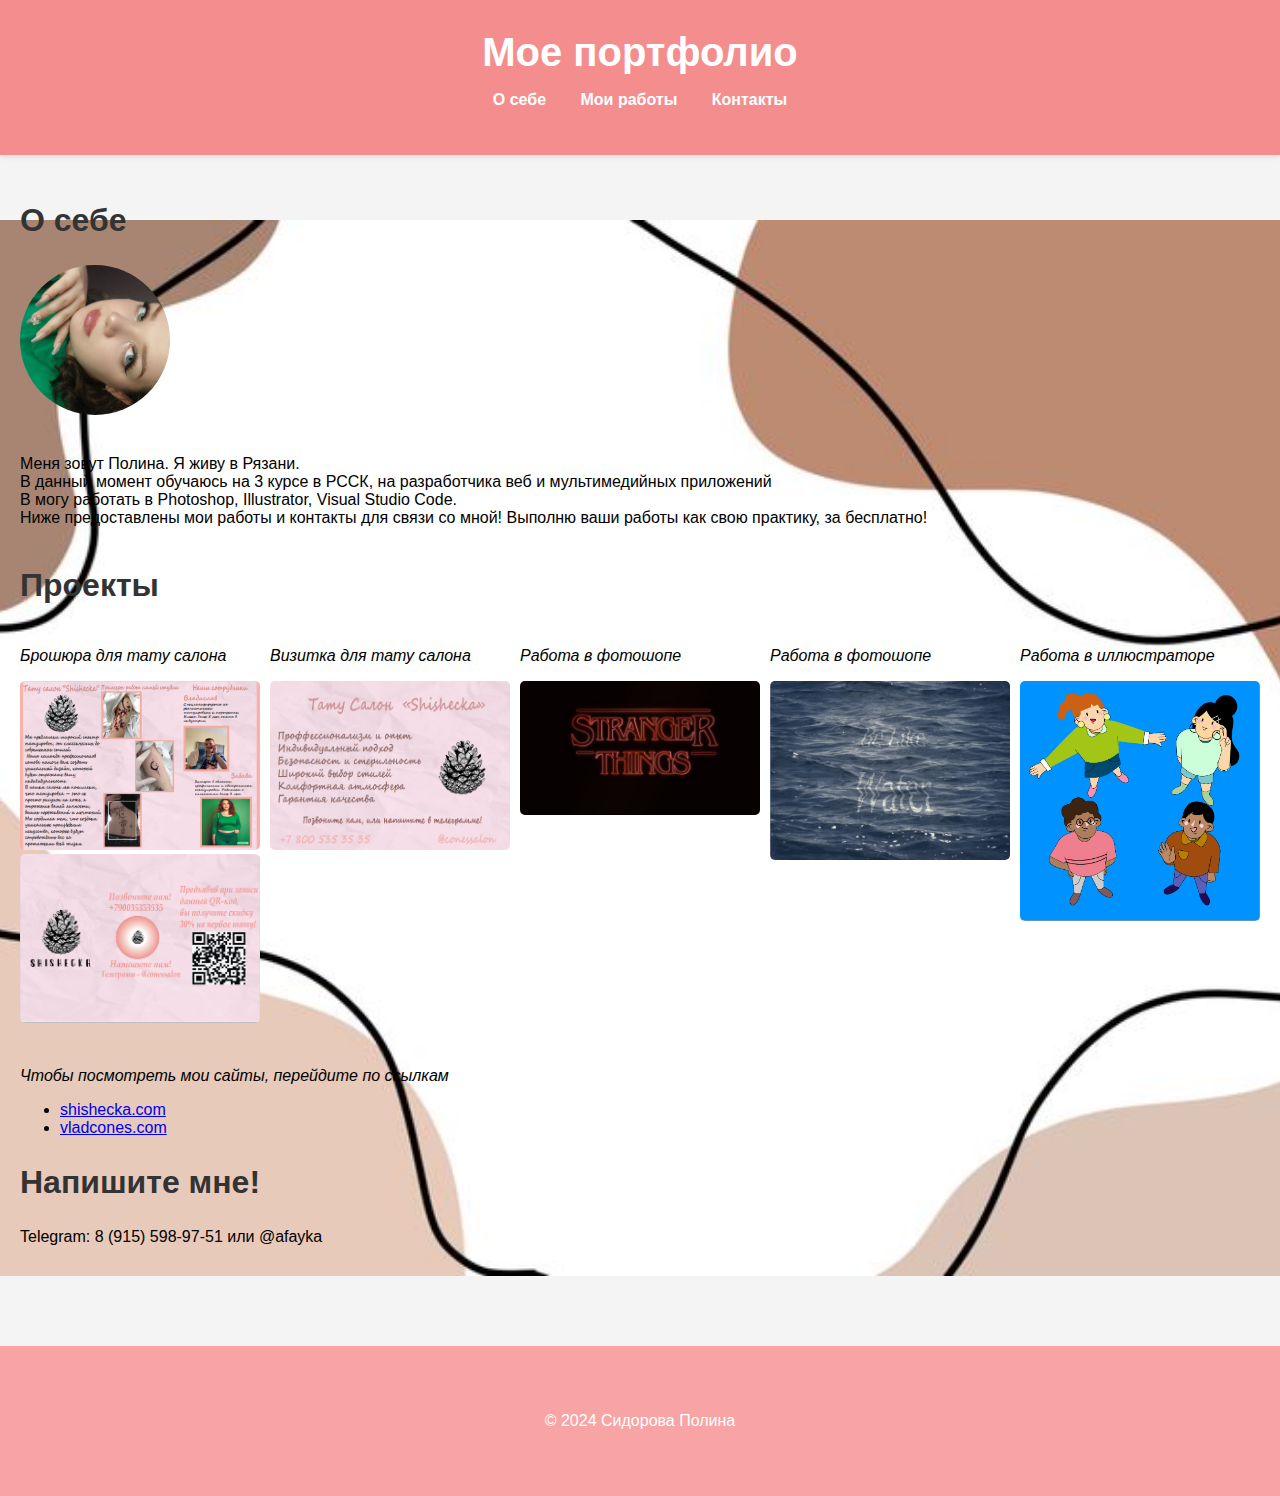
<file: portfolio/index.html>
<!DOCTYPE html>
<html lang="ru">
    <head>
        <meta charset="UTF-8">
        <meta name="viewport" content="width=device-width, initial-scale=1.0">
        <title>𝓟𝓸𝓻𝓽𝓯𝓸𝓵𝓲𝓸</title>
        <link rel="stylesheet" href="index.css">
    </head>
    <style>
        body {
            background-image: url('Фон.jpg'); 
            background-size: 110%; 
            background-position: center; 
            background-repeat: no-repeat; 
        }
    </style>
    <body>
        <header>
            <h1>Мое портфолио</h1>
            <nav>
                <ul>
                    <li><a href="#about"> О себе</a></li>
                    <li><a href="#projects"> Мои работы</a></li>
                    <li><a href="#contacts"> Контакты</a></li>
                </ul>
            </nav>
        </header>
        <main>
            <section id="about">
                <h2>О себе</h2>
                <img src="я.jpg" alt="about">
                <p>Меня зовут Полина. Я живу в Рязани.<br>
                   В данный момент обучаюсь на 3 курсе в РССК,
                   на разработчика веб и мультимедийных приложений<br>
                  В могу работать в Photoshop, Illustrator, Visual Studio Codе.<br>
                   Ниже предоставлены мои работы и контакты для связи со мной!
                   Выполню ваши работы как свою практику, за бесплатно! <br>
                   
                </p>
            </section>
            <section id="projects">
                <h2>Проекты</h2>
                <div class="gallery">
                    <div class="gallery">
                        <div class="gallery2">
                          <i><p>Брошюра для тату салона</p></i> 
                            <img src="брошюра 1.png">
                            <img src="брошюра 2.png"> 
                        </div>
                        <div class="gallery3">
                          <i> <p>Визитка для тату салона</p></i> 
                            <img src="визитка.png"> 
                        </div>
                        <div class="gallery4">
                         <i><p>Работа в фотошопе</p></i> 
                            <img src="странные дела.png">
                        </div>
                        <div class="gallery5">
                         <i> <p>Работа в фотошопе</p></i>  
                            <img src="вода.png">
                        </div>
                        <div class="gallery7">
                          <i><p>Работа в иллюстраторе</p></i>  
                            <img src="дети.png">
                        </div>
                </div> 
            </section>
          
                       <div class="text">
              <i><p>Чтобы посмотреть мои сайты, перейдите по ссылкам</p></i>  
                <ul>
                    <li><a href="шишечка сайт/index.html" target="_blank">shishecka.com</a></li>
                    <li><a href="Галерея/index.html" target="_blank">vladcones.com</a></li>
                   
                </ul>
                </div>
                </section>
            <section id="contacts">
                <h2>Напишите мне! </h2>
                <p>Telegram: 8 (915) 598-97-51 или @afayka<br>
               
            </section>
        </main>
        <section id="contacts"></section>
        <footer>
            <p>&copy; 2024 Сидорова Полина</p>
        </footer>
    </body>
</html>
</file>
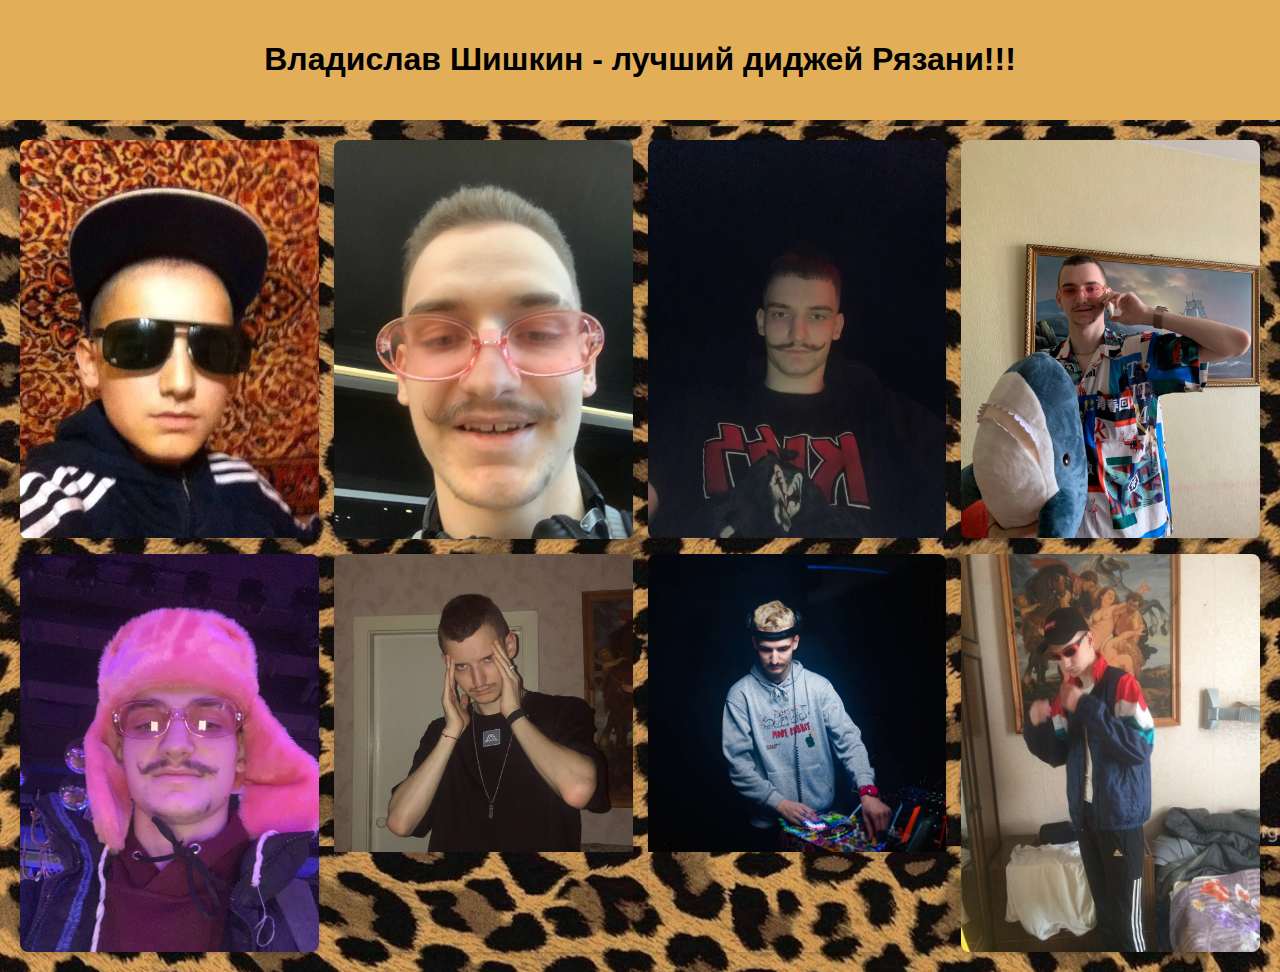
<file: portfolio/Галерея/index.html>
<!DOCTYPE html>
<html lang="ru">
<head>
    <meta charset="UTF-8">
    <meta name="viewport" content="width=device-width, initial-scale=1.0">
    <title>Simple Gallery</title>
    <link rel="stylesheet" href="index.css">
</head>
<style>
    body {
        background-image: url('фон.jpeg'); 
        background-size: 100%; 
        background-position: center; 
        background-repeat: repeat; 
    }
</style>
</head>

<header>
    <h1>Владислав Шишкин - лучший диджей Рязани!!!</h1>
</header>
<main>
    <div class="gallery">
        <div class="gallery-item">
            <img src="1.png" alt="Описание изображения 1">
        </div>
        <div class="gallery-item">
            <img src="2.png" alt="Описание изображения 2">
        </div>
        <div class="gallery-item">
            <img src="6.png" alt="Описание изображения 3">
        </div>
        <div class="gallery-item">
            <img src="4.png" alt="Описание изображения 4">
        </div>
        <div class="gallery-item">
            <img src="5.png" alt="Описание изображения 5">
        </div>
        <div class="gallery-item">
            <img src="3.png" alt="Описание изображения 6">
        </div>
        <div class="gallery-item">
            <img src="7.png" alt="Описание изображения 7">
        </div>
        <div class="gallery-item">
            <img src="8.png" alt="Описание изображения 8">
        </div>
    </div>
</main>

</body>
</html>
</file>
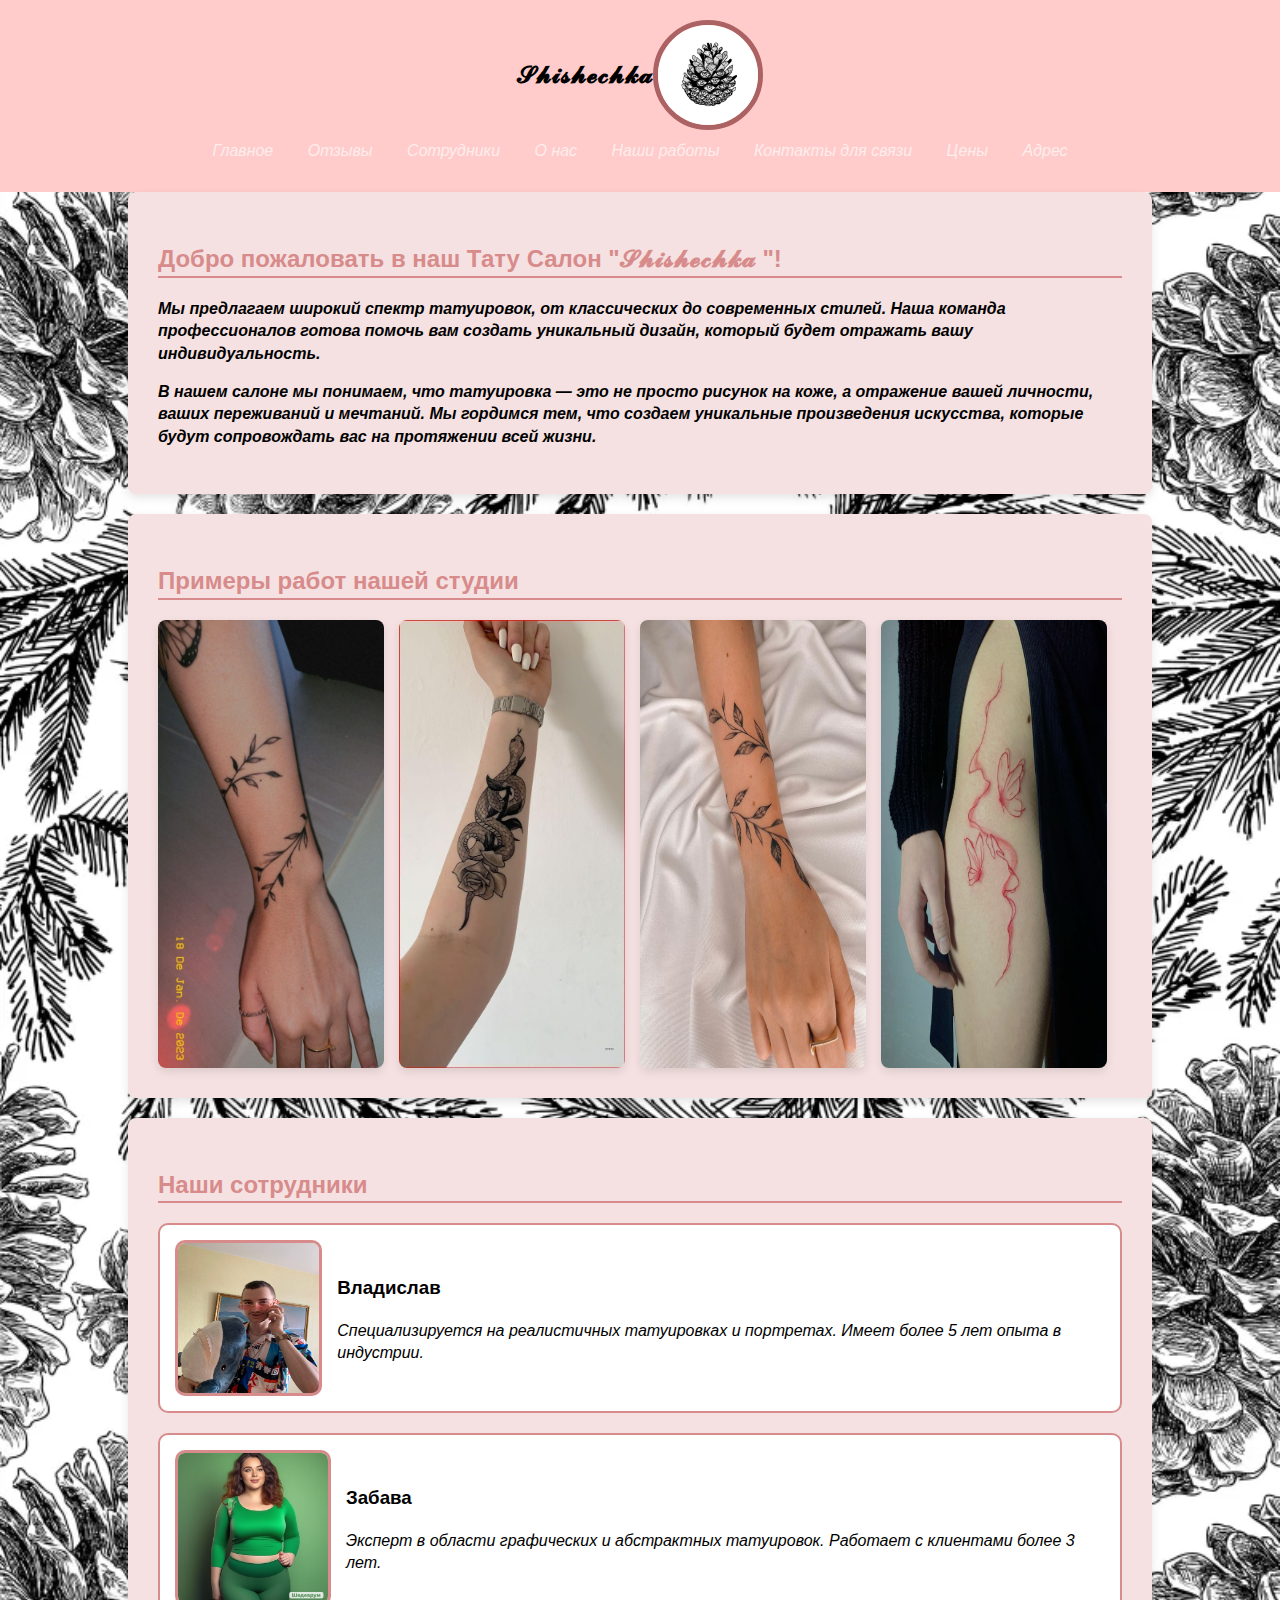
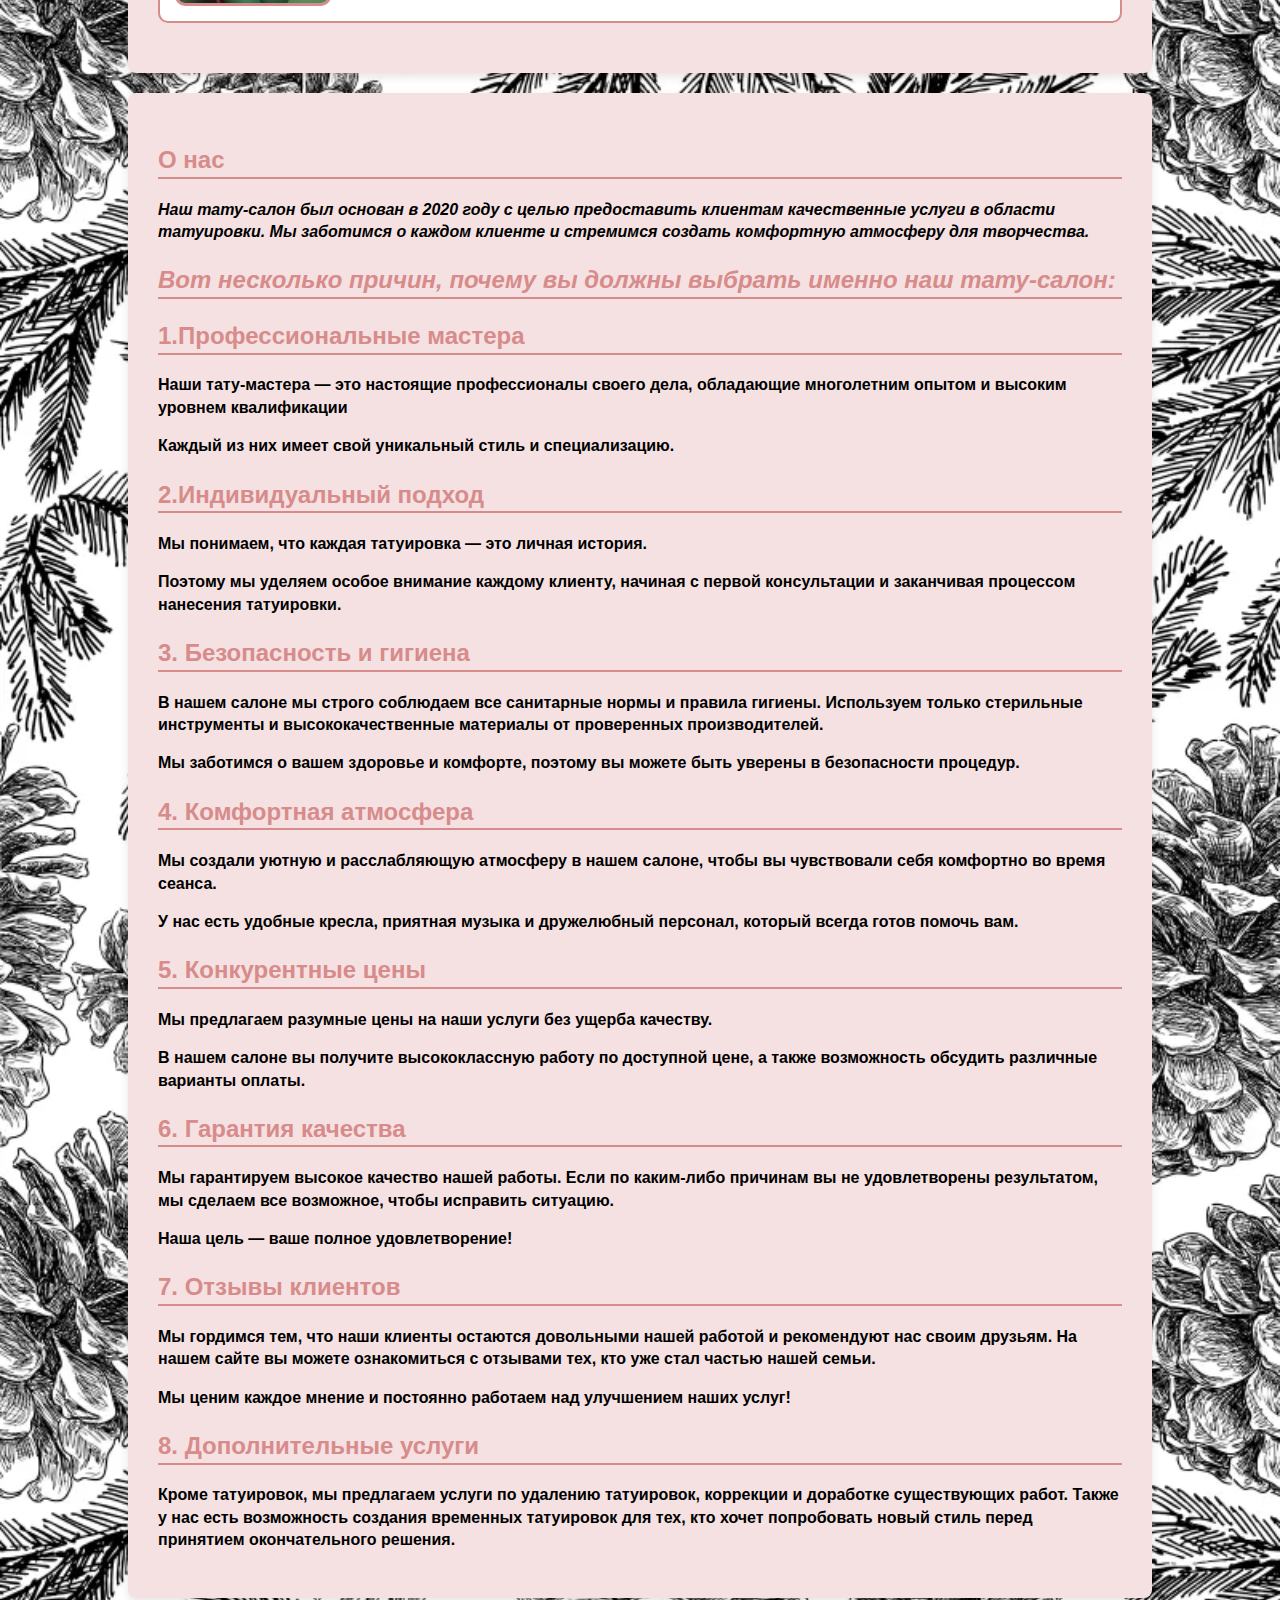
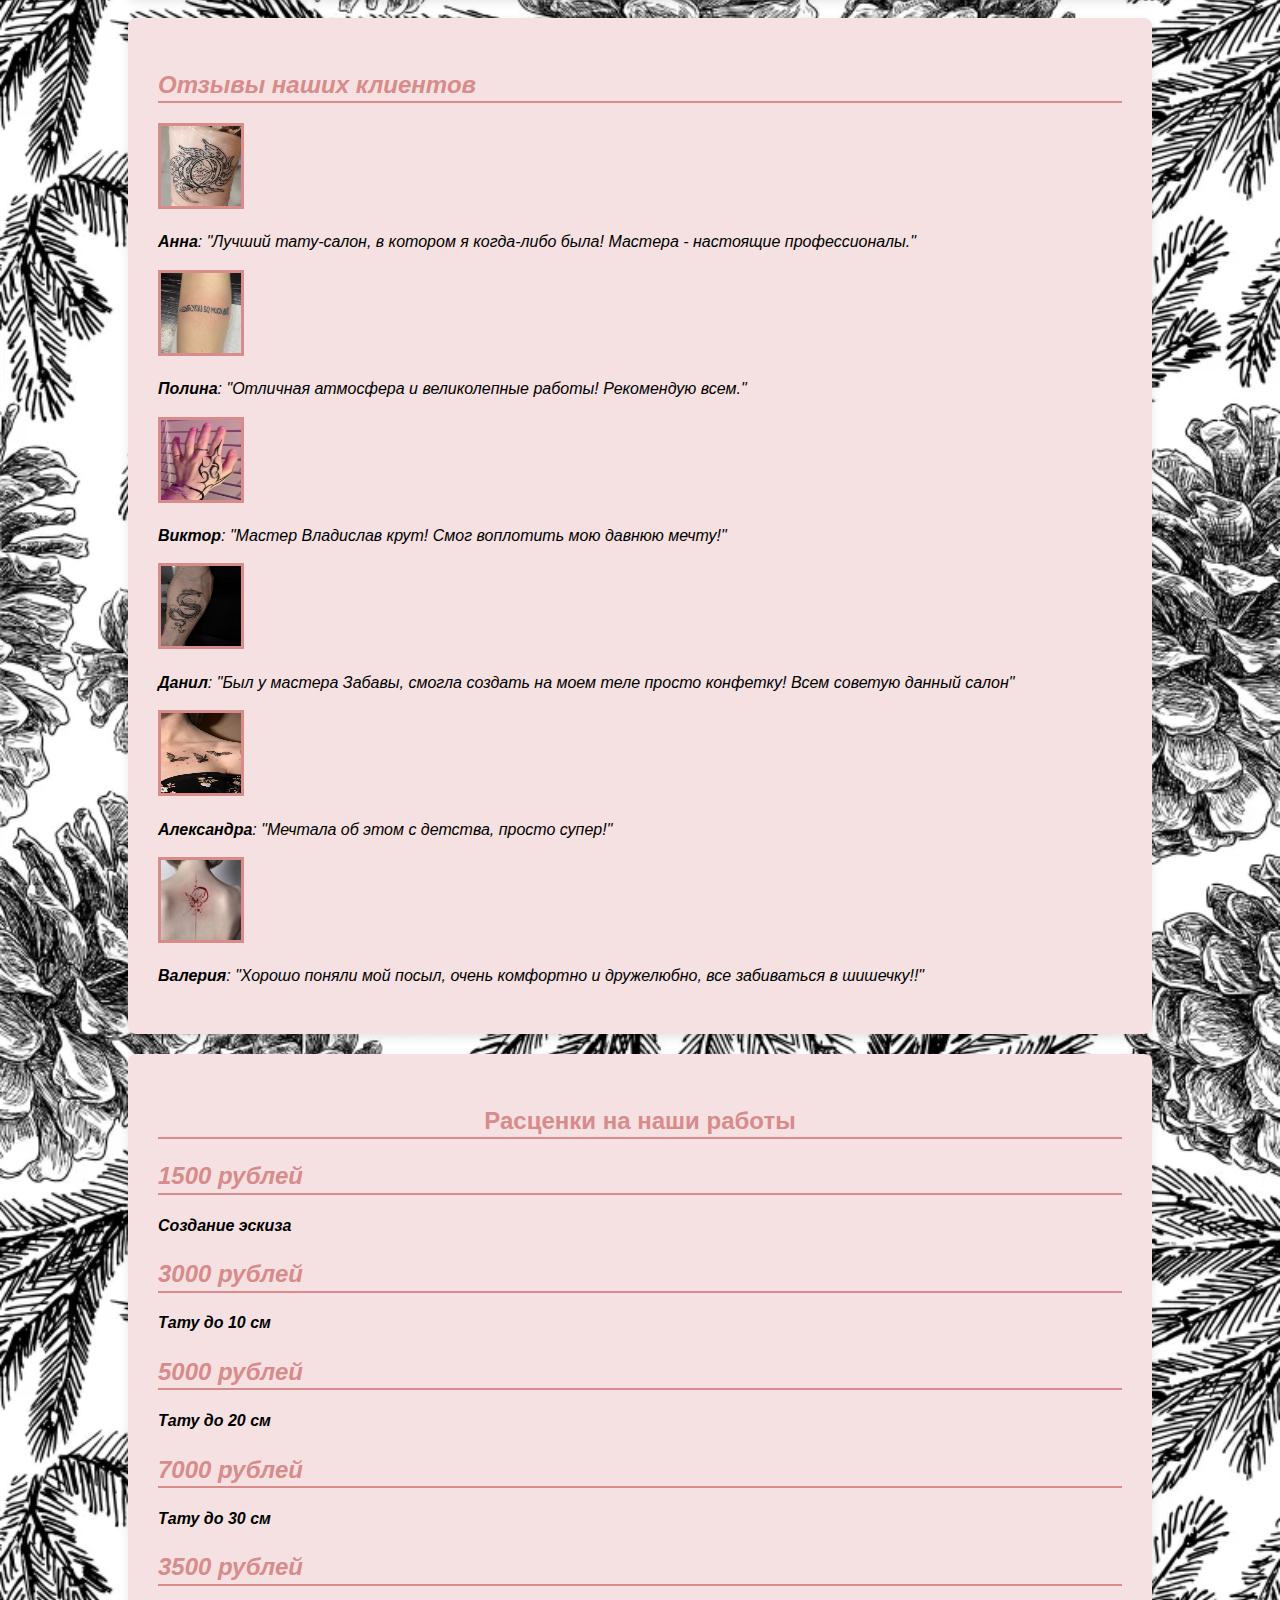
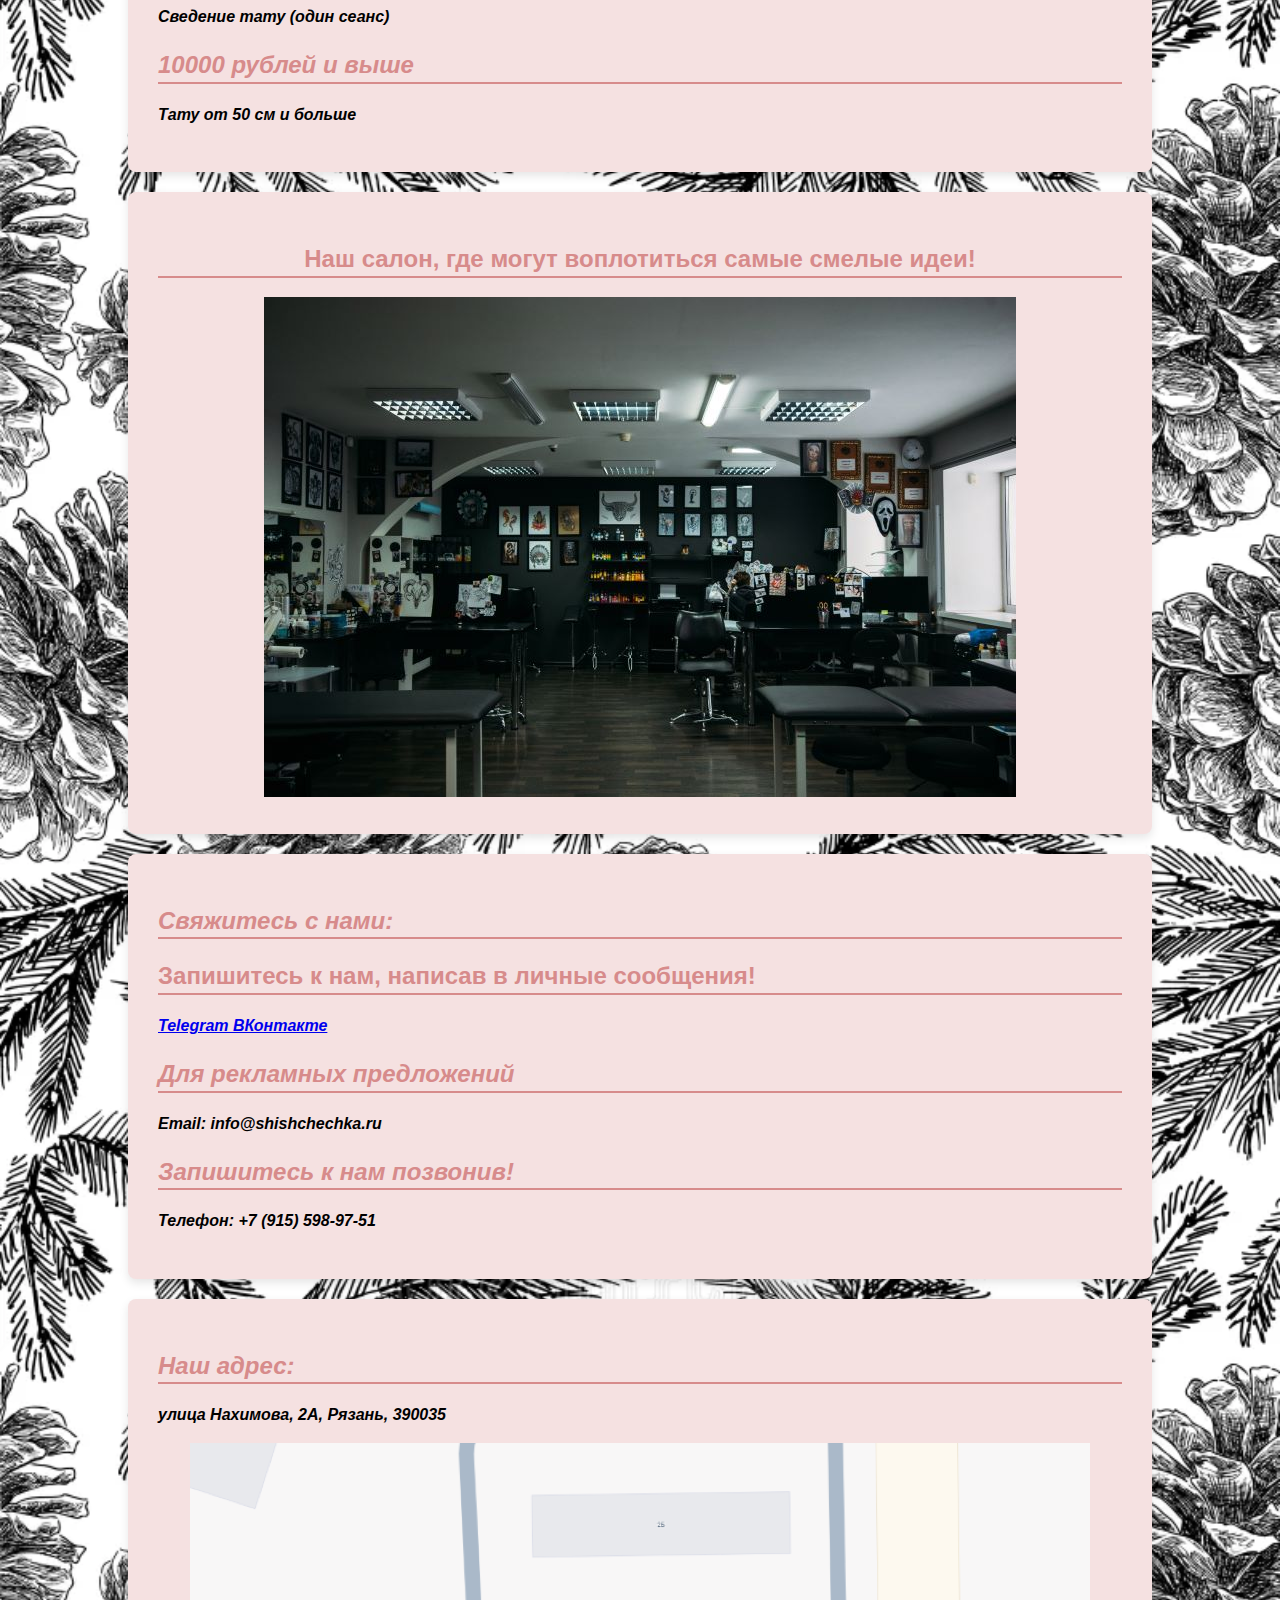
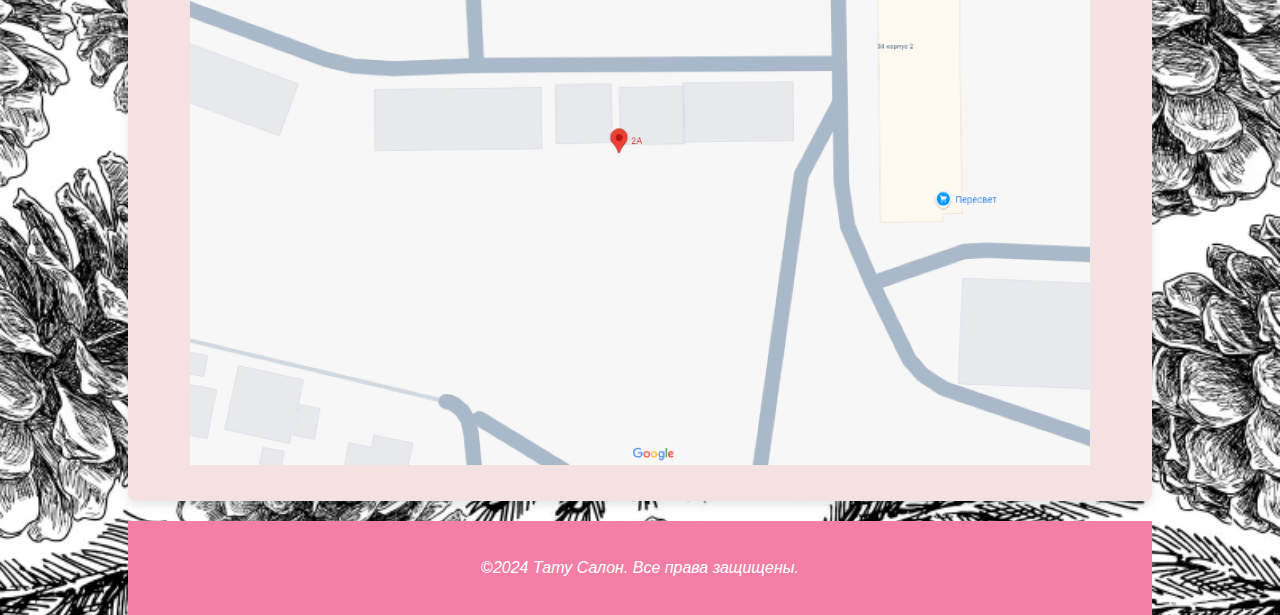
<file: portfolio/шишечка сайт/index.html>
<!DOCTYPE html>
<html lang="ru">
    <head>
        <meta charset="UTF-8">
        <meta name="viewport" content="width=device-width, initial-scale=1.0">
        <title>𝓢𝓱𝓲𝓼𝓱𝓮𝓬𝓱𝓴𝓪</title>
        <link rel="stylesheet" href="index.css">
        <style>
            body {
                background-image: url('шишки1.webp'); 
                background-size: 100%; /* Чтобы изображение заполняло весь фон */
                background-position: center; /* Центрирование изображения */
                background-repeat: repeat; /* Запрет повторения изображения */
            }
        </style>
    </head>
<body>

    <header>
        <div class="header-container">
            <h1 class="site-title">𝓢𝓱𝓲𝓼𝓱𝓮𝓬𝓱𝓴𝓪</h1> 
            <div class="logo-container">
                <img src="logo.png" alt="Логотип" class="logo"> 
            </div>
        </div>
        <nav>
        <i><a href="#home">Главное</a>
            <a href="#reviews">Отзывы</a>
            <a href="#employees">Сотрудники</a>
            <a href="#about">О нас</a>
            <a href="#works">Наши работы</a>
            <a href="#contacts">Контакты для связи</a>
            <a href="#price">Цены</a>
            <a href="#locate">Адрес</a></i>    
        </nav>  
   
    </header>
    


<div class="container">

    <section id="home">
           <h2>Добро пожаловать в наш Тату Салон "𝓢𝓱𝓲𝓼𝓱𝓮𝓬𝓱𝓴𝓪 "!</h2>
   <i><strong><p>Мы предлагаем широкий спектр татуировок, от классических до современных стилей. Наша команда профессионалов готова помочь вам создать уникальный дизайн, который будет отражать вашу индивидуальность.</p>
        <p>В нашем салоне мы понимаем, что татуировка — это не просто рисунок на коже, а отражение вашей личности, ваших переживаний и мечтаний.
        Мы гордимся тем, что создаем уникальные произведения искусства, которые будут сопровождать вас на протяжении всей жизни.</p></strong></i>  
    </section>

    <section id="works">
        <h2>Примеры работ нашей студии</h2>
        
        <div class="work-gallery">
            <img src="работа 1.jpg" alt="Работа 1" class="work-item">
            <img src="работа 2.jpg" alt="Работа 2" class="work-item">
            <img src="работа 3.jpg" alt="Работа 3" class="work-item">
            <img src="работа 4.jpg" alt="Работа 4" class="work-item">
            
        </div>
    </section>

    <section id="employees">
        <h2>Наши сотрудники</h2>

        <div class="employee">
            <img src="влад ад.jpg" alt="Сотрудник 1">
            <div>
                <h3>Владислав</h3>
            <i> <p>Специализируется на реалистичных татуировках и портретах. Имеет более 5 лет опыта в индустрии.</p></i>   
            </div>
        </div>

        <div class="employee">
            <img src="забава кулич.png" alt="Сотрудник 2">
            <div>
                <h3>Забава</h3>
           <i><p>Эксперт в области графических и абстрактных татуировок. Работает с клиентами более 3 лет.</p></i>     
            </div>
        </div>
    </section>

    <section id="about">
        <h2>О нас</h2>
      <i><strong><p>Наш тату-салон был основан в 2020 году с целью предоставить клиентам качественные услуги в области татуировки. Мы заботимся о каждом клиенте и стремимся создать комфортную атмосферу для творчества.</p></strong>   
      <h2>Вот несколько причин, почему вы должны выбрать именно наш тату-салон:</h2> </i>  
         <div class="about advantage"></div>

       
            
            <div class="advantage">
       <h2>1.Профессиональные мастера</h2>
       <strong> <p>Наши тату-мастера — это настоящие профессионалы своего дела, обладающие многолетним опытом и высоким уровнем квалификации</p>
                <p>Каждый из них имеет свой уникальный стиль и специализацию.</p> </strong>  
            </div>
           
            <div class="about advantage">
             
                 <div class="advantage">
                <h2>2.Индивидуальный подход</h2>
                <strong><p>Мы понимаем, что каждая татуировка — это личная история.</p>
                    <p>Поэтому мы уделяем особое внимание каждому клиенту, начиная с первой консультации и заканчивая процессом нанесения татуировки.</p></strong>  
                </div> 
                
              
              
        <div class="about advantage">
    
    <div class="advantage">
    <h2>3. Безопасность и гигиена</h2>
   <strong><p>В нашем салоне мы строго соблюдаем все санитарные нормы и правила гигиены. Используем только стерильные инструменты и высококачественные материалы от проверенных производителей.</p>
        <p>Мы заботимся о вашем здоровье и комфорте, поэтому вы можете быть уверены в безопасности процедур.</p></strong>
    </div>

    <div class="about advantage">
       
            <div class="advantage">
        <h2>4. Комфортная атмосфера</h2>
        <strong><p>Мы создали уютную и расслабляющую атмосферу в нашем салоне, чтобы вы чувствовали себя комфортно во время сеанса.</p>
        <p>У нас есть удобные кресла, приятная музыка и дружелюбный персонал, который всегда готов помочь вам.</p></strong>  
    </div>

    <div class="about advantage">
       
        <div class="advantage">
        <h2>5. Конкурентные цены</h2>
        <strong><p>Мы предлагаем разумные цены на наши услуги без ущерба качеству.</p>
            В нашем салоне вы получите высококлассную работу по доступной цене, а также возможность обсудить различные варианты оплаты.  </p></strong>     
      
    </div>

    <div class="about advantage">
       
            <div class="advantage">
        <h2>6. Гарантия качества</h2>
        <strong><p>Мы гарантируем высокое качество нашей работы. Если по каким-либо причинам вы не удовлетворены результатом, мы сделаем все возможное, чтобы исправить ситуацию.</p>
            Наша цель — ваше полное удовлетворение!</p></strong>   
    </div>

    <div class="about advantage">
       
            <div class="advantage">
        <h2>7. Отзывы клиентов</h2>
        <strong><p>Мы гордимся тем, что наши клиенты остаются довольными нашей работой и рекомендуют нас своим друзьям.
          На нашем сайте вы можете ознакомиться с отзывами тех, кто уже стал частью нашей семьи.</p>
        <p> Мы ценим каждое мнение и постоянно работаем над улучшением наших услуг!</p></strong>      
     </div>     
     <div class="about advantage">
        
        <div class="advantage">
        <h2>8. Дополнительные услуги</h2>
        <strong><p>Кроме татуировок, мы предлагаем услуги по удалению татуировок, коррекции и доработке существующих работ.
        Также у нас есть возможность создания временных татуировок для тех, кто хочет попробовать новый стиль перед принятием окончательного решения.</p></strong>      
    </div>
    </section>

<section id="reviews">
      <i><h2>Отзывы наших клиентов</h2></i>  
        
        <div class="review">
            <img src="тату аня1.jpg" alt="Клиент 1">
            <div>
            <i><p><strong>Анна</strong>: "Лучший тату-салон, в котором я когда-либо была! Мастера - настоящие профессионалы."</p></i>    
            </div>
        </div>

        <div class="review">
            <img src="тату полина.jpg" alt="Клиент 2">
            <div>
               <i><p><strong>Полина</strong>: "Отличная атмосфера и великолепные работы! Рекомендую всем."</p></i>  
            </div>
        </div>
        <div class="review">
            <img src="тату отзыв 1.jpg" alt="Клиент 3">
            <div>
              <i><p><strong>Виктор</strong>: "Мастер Владислав крут! Смог воплотить мою давнюю мечту!"</p></i>  
            </div>
        </div>
        <div class="review">
            <img src="тату отзыв 4.jpg" alt="Клиент 4">
            <div>
            <i><p><strong>Данил</strong>: "Был у мастера Забавы, смогла создать на моем теле просто конфетку! Всем советую данный салон"</p> </i>    
            </div>
        </div>
        <div class="review">
            <img src="тату отзыв 3.jpg" alt="Клиент 5">
            <div>
             <i><p><strong>Александра</strong>: "Мечтала об этом с детства, просто супер!"</p></i>   
            </div>
        </div>
        <div class="review">
            <img src="тату отзыв 2.jpg" alt="Клиент 6">
            <div>
            <i><p><strong>Валерия</strong>: "Хорошо поняли мой посыл, очень комфортно и дружелюбно, все забиваться в шишечку!!"</p></i>    
            </div>
        </div>
    </section>
   
   <section id="price">
    <div>
       <center><h2>Расценки на наши работы</h2> </center> 
       <div>
     <i><h2>1500 рублей</h2> <strong><p>Создание эскиза</p> </strong> 
        <h2>3000 рублей</h2> <strong><p>Тату до 10 см</p> </strong> 
        <h2>5000 рублей</h2> <strong><p>Тату до 20 см</p> </strong>
        <h2>7000 рублей</h2><strong><p>Тату до 30 см</p></strong> 
        <h2>3500 рублей</h2><strong><p>Сведение тату (один сеанс)</p></strong> 
        <h2>10000 рублей и выше</h2><strong><p>Тату от 50 см и больше</p></strong> </i>   
       </div>
   </div>
   </section>
 
 
 
   <section id="salon">
    <div>
    <center>
  <h2>Наш салон, где могут воплотиться самые смелые идеи!</h2>
 <img src="orig.jpg" alt="Салон">  
   </center>
  </div> 
    </section>
   
   <section id="contacts">
    <div>
      <i><h2>Свяжитесь с нами:</h2></i>  
   <h2>Запишитесь к нам, написав в личные сообщения!</h2>
      <i><strong><a href="https://t.me/afayka" target="_blank">Telegram  </a>
        <a href="https://vk.com/afayka" target="_blank">ВКонтакте</a>
     <h2>Для рекламных предложений</h2>   
     <p>Email: info@shishchechka.ru </p>
  <h2>Запишитесь к нам позвонив!</h2>  
     <p>Телефон: +7 (915) 598-97-51  </p></strong></i>  
    </div>
   </section>    
  
    <section id="locate">
    <div>
        <i><h2>Наш адрес:</h2></i>  
  <p><strong><i>улица Нахимова, 2А, Рязань, 390035</i></strong></p>
        <center>
            <img src = "нахимова.PNG" alt = "адрес">
        </center>
    </div>
    </section> 
    
    <footer>
    <p>&copy;<i>2024 Тату Салон. Все права защищены.</p></i> 
</footer>  
</body>
</html>
</file>
<file: portfolio/index.css>
body {
  font-family: Arial, Helvetica, sans-serif;
  margin: 0;
  padding: 0;
  background-color: #f4f4f4;
}

header {
  background-color: #f48e8e; /* Цвет фона шапки */
  color: #ffffff; /* Цвет текста */
  padding: 30px 0;
  text-align: center;
  box-shadow: 0 2px 5px rgba(0, 0, 0, 0.1); /* Тень для шапки */
}

header h1 {
  margin: 0;
  font-size: 2.5em; /* Размер заголовка */
}

nav ul {
  list-style: none;
  padding: 0;
}

nav ul li {
  display: inline;
  margin: 0 15px; /* Отступы между пунктами меню */
}

nav ul li a {
  color: #ffffff; /* Цвет ссылок */
  text-decoration: none;
  font-weight: bold; /* Жирный шрифт */
}

nav ul li a:hover {
  text-decoration: underline; /* Подчеркивание при наведении */
}

main {
  padding: 20px;
}

section {
  margin-bottom: 40px; /* Отступы между секциями */
}

section h2 {
  font-size: 2em; /* Размер заголовков секций */
  color: #333; /* Цвет заголовков секций */
}

#about img {
  width: 150px; /* Уменьшенный размер изображения в секции "О себе" */
  height: auto; /* Автоматическая высота для сохранения пропорций */
  border-radius: 50%; /* Круглая форма изображения */
  margin-bottom: 20px; /* Отступ снизу от изображения */
}

.gallery {
  display: flex; /* Используем flexbox для размещения изображений в ряд */
  flex-wrap: wrap; /* Перенос изображений на новую строку при нехватке места */
  gap: 10px; /* Отступы между изображениями */
}

.gallery div {
  flex: 2; /* Каждый элемент занимает равное пространство */
  max-width: 1700px; /* Максимальная ширина изображений */
}

.gallery img {
  width: 100%; /* Ширина изображения занимает всю ширину родительского элемента */
  height: auto; /* Автоматическая высота для сохранения пропорций */
  border-radius: 5px; /* Скругление углов изображений */
}

.text p {
  margin-bottom: 10px; /* Отступ снизу от текста */
}

footer {
  background-color: #f9a4a4; /* Цвет фона подвала */
  color: #ffffff; /* Цвет текста подвала */
  text-align: center;
  padding: 50px 0;
}
</file>
<file: portfolio/Галерея/index.css>
/* Стили для body */
body {
    font-family: Arial, sans-serif;
    margin: 0;
    padding: 0;
    background-color: #000000;
}

/* Стили для заголовка */
header {
    background-color: #e2af58;
    color: #000000;
    text-align: center;
    padding: 20px 0;
}

/* Стили для основного контейнера галереи */
main {
    padding: 20px;
}

/* Стили для галереи */
.gallery {
    display: grid;
    grid-template-columns: repeat(4, 1fr); /* 4 колонки */
    gap: 15px; /* Расстояние между элементами */
}

/* Стили для каждого элемента галереи */
.gallery div {
    overflow: hidden; /* Скрыть части изображения, выходящие за пределы контейнера */
    border-radius: 8px; /* Скругление углов */
    box-shadow: 0 2px 5px rgba(0, 0, 0, 0.2); /* Тень под элементами */
    transition: transform 0.3s; /* Плавный переход при наведении */
}

.gallery div:hover {
    transform: scale(1.05); /* Увеличение элемента при наведении */
}

/* Стили для изображений */
.gallery img {
    width: 100%; /* Изображение занимает всю ширину контейнера */
    height: auto; /* Автоматическая высота для сохранения пропорций */
    display: block; /* Убираем пробелы под изображением */
}
</file>
<file: portfolio/шишечка сайт/index.css>
/* Основные стили */
body {
    font-family: 'Arial', sans-serif; /* Можно заменить на любой другой шрифт */
    margin: 0;
    padding: 0;
    background-color: #ffffff;
    line-height: 1.4; /* Высота строки для улучшения читаемости */
}

header {
    background: #FFCCCB;
    color: #000000;
    padding: 20px 0;
    text-align: center;
}

.header-container {
    display: flex; /* Используем flexbox для расположения элементов */
    justify-content: center; /* Размещаем элементы по краям */
    align-items: center; /* Выравниваем элементы по центру по вертикали */
    padding: 0 20px; /* Отступы слева и справа */
}

.site-title {
    font-size: 24px; /* Размер шрифта для названия сайта */
    margin: 0; /* Убираем отступы по умолчанию */
}

.logo-container {
    border-radius: 50%; /* Закругление углов для круглой рамки */
    border: 5px solid #ac6262; 
    overflow: hidden; /* Скрывает части изображения, выходящие за рамки контейнера */
}

.logo {
    width: 100px; /* Ширина логотипа */
    height: auto; /* Автоматическая высота для сохранения пропорций */
    display: block; /* Убирает лишние отступы вокруг изображения */
}

nav {
    margin-top: 10px; /* Отступ сверху для навигации */
}


nav {
    margin: 10px 0;
}

nav a {
    margin: 0 15px;
    color: #fdeded;
    text-decoration: none;
    transition: color 0.3s;
}

nav a:hover {
    color: #997574; /* Цвет при наведении */
}

.container {
    width: 80%;
    margin: auto;
}

.logo {
    font-size: 2.5em;
    font-weight: bold;
}

/* Стили секций */
section {
    background: #f5e1e1;
    padding: 30px;
    margin-bottom: 20px;
    border-radius: 8px;
    box-shadow: 0 4px 10px rgba(0, 0, 0, 0.1);
}

h2 {
    color: #d78b8b;
    border-bottom: 2px solid #d78b8b; /* Подчеркивание заголовка */
}

/* Стили для услуг */
.service-item {
    border: 2px solid #d78b8b;
    border-radius: 5px;
    padding: 15px;
    margin-bottom: 10px;
    transition: transform 0.3s, box-shadow 0.3s;
}

.service-item:hover {
    transform: scale(1.05);
    box-shadow: 0 4px 20px rgba(0, 0, 0, 0.2);
}

/* Стили для сотрудников и отзывов */
.employee img, .review img {
    border-radius: 0%;
    width: 80px;
    height: 80px;
    margin-right: 15px;
    border: 3px solid #d78b8b; /* Обводка фотографий */
}

.employee {
    display: flex;
    align-items: center;
    background-color: #fff;
    border: 2px solid #d78b8b; /* Рамка вокруг каждого сотрудника */
    border-radius: 10px; /* Закругление углов */
    padding: 15px;
    margin-bottom: 20px;
}

.employee img {
    width: 150px; /* Ширина изображения */
    height: 150px; /* Высота изображения */
    border-radius: 10px; /* Закругление углов изображения */
    margin-right: 15px; /* Отступ справа */
}

.description {
    max-width: 600px; /* Максимальная ширина описания */
}

.description h3 {
    margin: 0;
    color: #d78b8b; /* Цвет имени сотрудника */
}

.description p {
    margin: 5px 0 0; /* Отступы для описания */
}

/* Стили для низа сайта */
footer {
    text-align: center;
    padding: 20px 0;
    background: #f17ba3;
    color: #fff;
}

/* Новые секции */
.testimonial {
    border-left: 5px solid #d78b8b; /* Левый бордер */
    padding-left: 15px;
    margin-bottom: 20px;
}

.testimonial p {
    font-style: italic; /* Курсив для текста отзыва */
}

.team-member {
    display: flex;
    align-items: center;
    margin-bottom: 20px;
}

.team-member img {
    border-radius: 50%;
    width: 100px; /* Увеличил размер изображения */
    height: 100px; /* Увеличил размер изображения */
    margin-right: 15px;
    border: 3px solid #d78b8b; /* Обводка фотографий членов команды */
}

.team-member h3 {
    margin: 0; /* Убираем отступы */
}

/* Стили для кнопок */
.button {
    display: inline-block;
    padding: 10px 20px;
    background-color: #cfa3a3;
    color: white;
    text-decoration: none;
    border-radius: 5px;
    transition: background-color 0.3s, transform 0.3s; 
}

.button:hover {
    background-color: #ffffff; /* Цвет при наведении */
    transform: scale(1.05);
}

/* Стили для блока "Часто задаваемые вопросы" */
.faq {
    background-color: #f9f9f9; /* Светлый фон */
    border-radius: 8px; 
    padding: 20px; 
}

.faq h3 {
    cursor: pointer; /* Курсор для заголовков вопросов */
}

/* Стили для аккордеона (вопросы) */
.accordion-item {
    border-bottom: 1px solid #ddd; /* Разделение вопросов */
}

.accordion-content {
    display: none; /* Скрываем контент по умолчанию */
}

.work-gallery {
    display: flex;
    flex-wrap: wrap;
    gap: 15px;
}

.work-item {
    width: calc(25% - 15px);
    border-radius: 8px;
    box-shadow: 0 4px 10px rgba(0, 0, 0, 0.1);
}
.advantages {
    display: flex;
    align-items: center;
    margin-bottom: 20px;
}

.advantage {
    flex: 1;
}

.work-example {
    width: 150px;
    height: auto;
    border-radius: 8px;
    margin-left: 15px;
}

footer {
    text-align: center;
    padding: 20px 0;
    background: #f57ea6;
    color: #fff;
}
</file>
